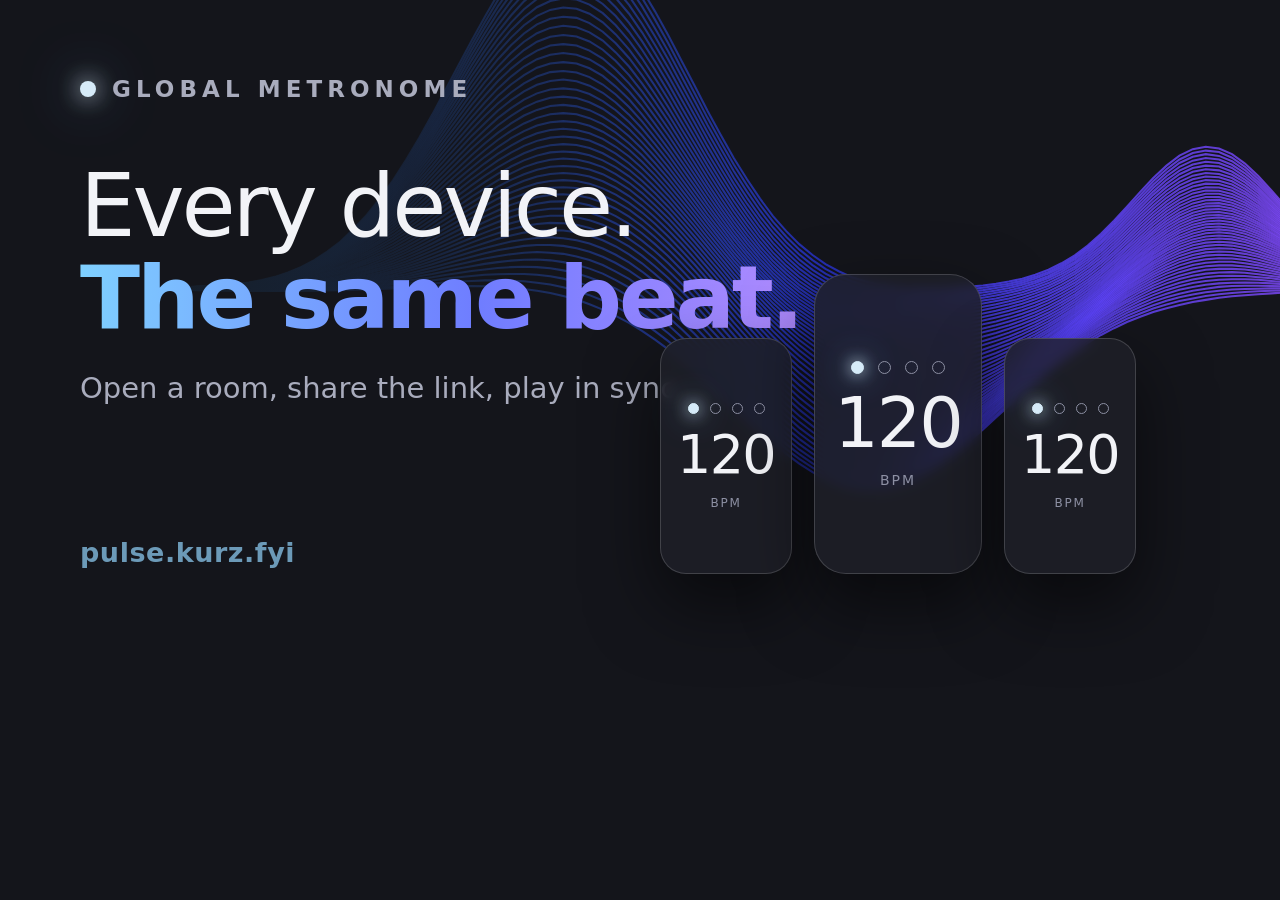
<file: application/tools/og.html>
<!doctype html>
<!-- Source of src/web/og.png (the link-preview image). Render at 1200x630 with:
  "/Applications/Google Chrome.app/Contents/MacOS/Google Chrome" --headless --hide-scrollbars \
    --force-device-scale-factor=1 --window-size=1200,630 --screenshot=src/web/og.png tools/og.html -->
<meta charset="utf-8">
<style>
  * { box-sizing: border-box; margin: 0; }
  body { width: 1200px; height: 630px; overflow: hidden; position: relative; color: #f2f3f7; background: #14151b; font-family: -apple-system, system-ui, sans-serif; }
  #wave { position: absolute; top: -150px; right: -150px; width: 1180px; }
  .fade { position: absolute; inset: 0; background: linear-gradient(90deg, #14151b 0%, rgb(20 21 27 / .86) 34%, rgb(20 21 27 / .3) 62%, transparent 80%), linear-gradient(0deg, #14151b 0%, transparent 30%); }
  .copy { position: absolute; left: 80px; top: 76px; }
  .brand { display: flex; align-items: center; gap: 16px; color: #a9acbd; font-size: 23px; font-weight: 600; letter-spacing: .22em; }
  .brand i { width: 16px; height: 16px; border-radius: 50%; background: #d6ebf8; box-shadow: 0 0 22px #d6ebf8, 0 0 60px #5aa2d6; }
  h1 { margin-top: 58px; font-size: 88px; font-weight: 200; line-height: 1.04; letter-spacing: -.035em; }
  h1 b { font-weight: 700; background: linear-gradient(90deg, #7fd0ff, #6f7dff 55%, #b08bff); -webkit-background-clip: text; color: transparent; }
  .sub { margin-top: 28px; color: #a9acbd; font-size: 29px; font-weight: 400; }
  .url { position: absolute; left: 80px; bottom: 62px; color: #6c9ab8; font-size: 27px; font-weight: 600; letter-spacing: .02em; }
  /* three devices, one beat: every screen lights the same dot */
  .devices { position: absolute; right: 64px; bottom: 56px; display: flex; align-items: flex-end; gap: 22px; }
  .dev { display: grid; justify-items: center; align-content: center; gap: 14px; background: rgb(31 32 41 / .82); border: 1.5px solid rgb(255 255 255 / .16); box-shadow: 0 30px 70px rgb(0 0 0 / .55); backdrop-filter: blur(6px); }
  .dev b { font-weight: 200; letter-spacing: -.03em; line-height: 1; }
  .dev small { color: #8d90a3; letter-spacing: .14em; font-weight: 500; }
  .dots { display: flex; }
  .dots i { border: 1.5px solid #8d90a3; border-radius: 50%; }
  .dots i:first-child { background: #d6ebf8; border-color: #d6ebf8; box-shadow: 0 0 16px #d6ebf8, 0 0 34px #5aa2d6; }
  .s { width: 132px; height: 236px; border-radius: 26px; } .s b { font-size: 54px; } .s small { font-size: 12px; } .s .dots { gap: 11px; } .s .dots i { width: 11px; height: 11px; }
  .m { width: 168px; height: 300px; border-radius: 32px; } .m b { font-size: 70px; } .m small { font-size: 14px; } .m .dots { gap: 14px; } .m .dots i { width: 13px; height: 13px; }
</style>
<svg id="wave" viewBox="0 0 400 240"></svg>
<div class="fade"></div>
<div class="copy">
  <div class="brand"><i></i>GLOBAL METRONOME</div>
  <h1>Every device.<br><b>The same beat.</b></h1>
  <p class="sub">Open a room, share the link, play in sync.</p>
</div>
<div class="url">pulse.kurz.fyi</div>
<div class="devices">
  <div class="dev s"><div class="dots"><i></i><i></i><i></i><i></i></div><b>120</b><small>BPM</small></div>
  <div class="dev m"><div class="dots"><i></i><i></i><i></i><i></i></div><b>120</b><small>BPM</small></div>
  <div class="dev s"><div class="dots"><i></i><i></i><i></i><i></i></div><b>120</b><small>BPM</small></div>
</div>
<script>
  // Same curves as wave() in src/web/app.js.
  const W = 400, H = 240, N = 46, P = 90, g = (x, c, w) => Math.exp(-(((x - c) / w) ** 2));
  const hi = x => .62 - .5 * g(x, .34, .14) - .2 * g(x, .88, .09), lo = x => .62 + .28 * g(x, .6, .16);
  let out = `<defs><linearGradient id="wv"><stop offset="0" stop-color="#2aa1ff"/><stop offset=".55" stop-color="#2d3bff"/><stop offset="1" stop-color="#8a4bff"/></linearGradient></defs>`;
  for (let k = 0; k < N; k++) {
    const s = k / (N - 1);
    let d = "";
    for (let i = 0; i <= P; i++) {
      const x = i / P, y = hi(x) + (lo(x) - hi(x)) * s + .012 * Math.sin(14 * x + 7 * s) * g(x, .5, .35);
      d += `${i ? "L" : "M"}${(x * W).toFixed(1)} ${(y * H).toFixed(1)}`;
    }
    out += `<path d="${d}" fill="none" stroke="url(#wv)" stroke-width=".7" opacity=".8"/>`;
  }
  document.getElementById("wave").innerHTML = out;
</script>
</file>
